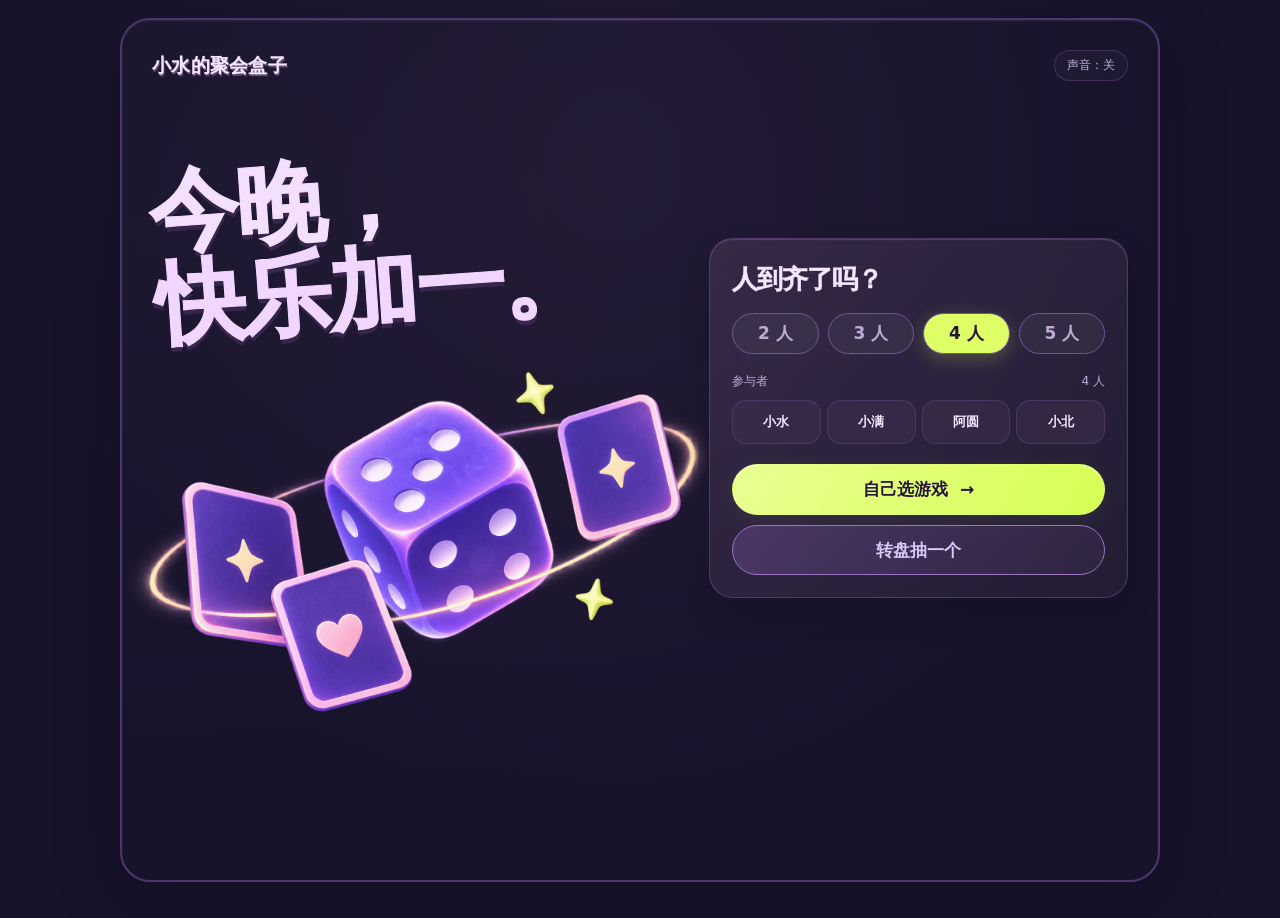
<file: index.html>
<!doctype html>
<html lang="zh-CN">
<head>
  <meta charset="utf-8">
  <meta name="viewport" content="width=device-width, initial-scale=1, viewport-fit=cover">
  <meta name="theme-color" content="#1a1233">
  <title>今晚玩什么｜小水的聚会盒子</title>
  <link rel="stylesheet" href="style.css">
  <script src="music-config.js" defer></script>
  <script src="app.js" defer></script>
</head>
<body data-theme="purple">
  <audio id="backgroundMusic" preload="none"></audio>
  <div class="app-shell">
    <header class="topbar">
      <button class="brand" id="homeButton" type="button">小水的聚会盒子</button>
      <div class="top-actions">
        <button class="small-action" id="soundButton" type="button" aria-pressed="false">声音：关</button>
      </div>
    </header>

    <main>
      <section class="screen screen-home" id="homeScreen" aria-labelledby="homeTitle">
        <div class="hero-copy">
          <h1 id="homeTitle">今晚，<br><span>快乐加一。</span></h1>
          <img class="hero-art" id="heroArt" src="assets/dice-cards-v2.png" alt="骰子和游戏卡牌">
        </div>
        <div class="setup-card">
          <h2>人到齐了吗？</h2>
          <div class="count-row" id="countRow" role="group" aria-label="选择人数"></div>
          <div class="name-heading"><label for="playerName0">参与者</label><span id="nameCount"></span></div>
          <div class="names-grid" id="nameInputs"></div>
          <p class="field-error" id="setupError" role="alert"></p>
          <div class="home-buttons">
            <button class="btn btn-primary" id="chooseButton" type="button">自己选游戏 <span aria-hidden="true">→</span></button>
            <button class="btn btn-secondary" id="randomButton" type="button">转盘抽一个</button>
          </div>
        </div>
      </section>

      <section class="screen" id="chooseScreen" hidden aria-labelledby="chooseTitle">
        <div class="screen-head"><button class="back" data-back="home" type="button" aria-label="返回首页">‹</button><div><h1 id="chooseTitle">选游戏</h1></div></div>
        <p class="screen-context" id="chooseContext"></p>
        <div class="game-grid" id="gameGrid"></div>
        <button class="btn btn-secondary full" id="chooseRandomButton" type="button">交给转盘决定</button>
      </section>

      <section class="screen" id="wheelScreen" hidden aria-labelledby="wheelTitle">
        <div class="screen-head"><button class="back" data-back="home" type="button" aria-label="返回首页">‹</button><div><h1 id="wheelTitle">转盘抽游戏</h1></div></div>
        <div class="wheel-wrap">
          <div class="wheel-pointer" aria-hidden="true"></div>
          <div class="wheel" id="wheel" aria-label="游戏转盘"><div class="wheel-labels" id="wheelLabels"></div><div class="wheel-center" aria-hidden="true"></div></div>
        </div>
        <p class="wheel-result" id="wheelResult" role="status">转一下，看看玩什么</p>
        <button class="btn btn-primary full" id="spinButton" type="button">开始转</button>
        <button class="btn btn-secondary full" id="playSpinButton" type="button" hidden>玩这个游戏</button>
        <button class="text-button" id="chooseInsteadButton" type="button">自己选游戏</button>
      </section>

      <section class="screen" id="gameScreen" hidden aria-labelledby="gameTitle">
        <div class="screen-head"><button class="back" data-back="choose" type="button" aria-label="返回游戏列表">‹</button><div><p class="section-tag" id="gameCounter">GAME</p><h1 id="gameTitle"></h1></div></div>
        <div class="rule-line"><p id="gameRule"></p><button class="text-button" id="restartGameButton" type="button">重开</button></div>
        <div id="gameBody" class="game-body" aria-live="polite"></div>
      </section>
    </main>
    <p class="toast" id="toast" role="status" aria-live="polite"></p>
  </div>
</body>
</html>
</file>
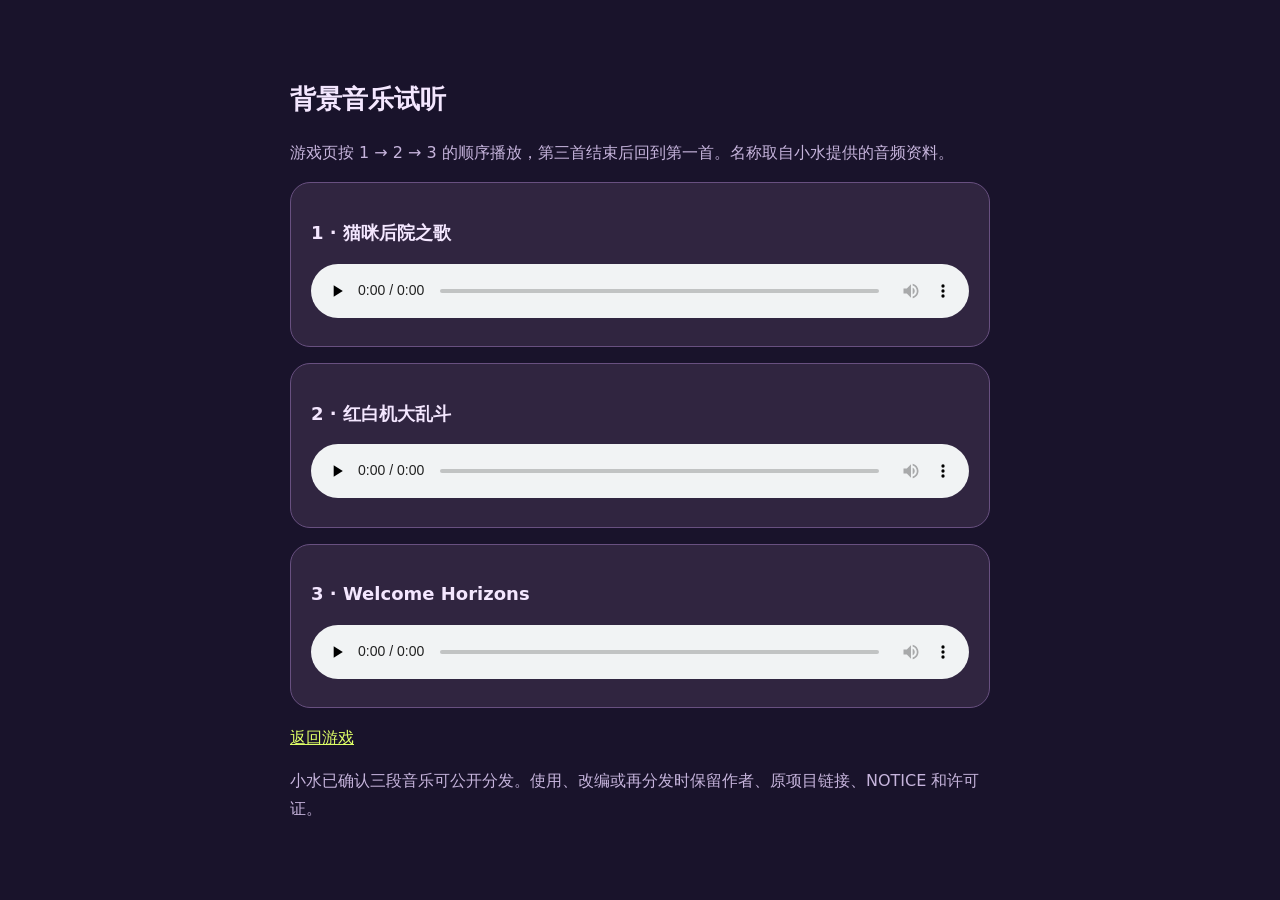
<file: references/audio-review/index.html>
<!doctype html><html lang="zh-CN"><meta charset="utf-8"><meta name="viewport" content="width=device-width,initial-scale=1"><title>背景音乐试听</title><style>body{background:#19132b;color:#f4e7ff;font:16px/1.7 system-ui;max-width:700px;margin:40px auto;padding:20px}section{background:#302540;border:1px solid #685080;border-radius:20px;padding:20px;margin:16px 0}audio{width:100%}h1{font-size:26px}h2{font-size:18px}p{color:#c6b4dc}a{color:#dfff67}</style><h1>背景音乐试听</h1><p>游戏页按 1 → 2 → 3 的顺序播放，第三首结束后回到第一首。名称取自小水提供的音频资料。</p><section><h2>1 · 猫咪后院之歌</h2><audio controls preload="none" src="track-1.mp3"></audio></section><section><h2>2 · 红白机大乱斗</h2><audio controls preload="none" src="track-2.mp3"></audio></section><section><h2>3 · Welcome Horizons</h2><audio controls preload="none" src="track-3.mp3"></audio></section><p><a href="../../index.html">返回游戏</a></p><p>小水已确认三段音乐可公开分发。使用、改编或再分发时保留作者、原项目链接、NOTICE 和许可证。</p><script>document.querySelectorAll('audio').forEach(a=>a.addEventListener('play',()=>document.querySelectorAll('audio').forEach(b=>{if(a!==b)b.pause()})))</script></html>
</file>
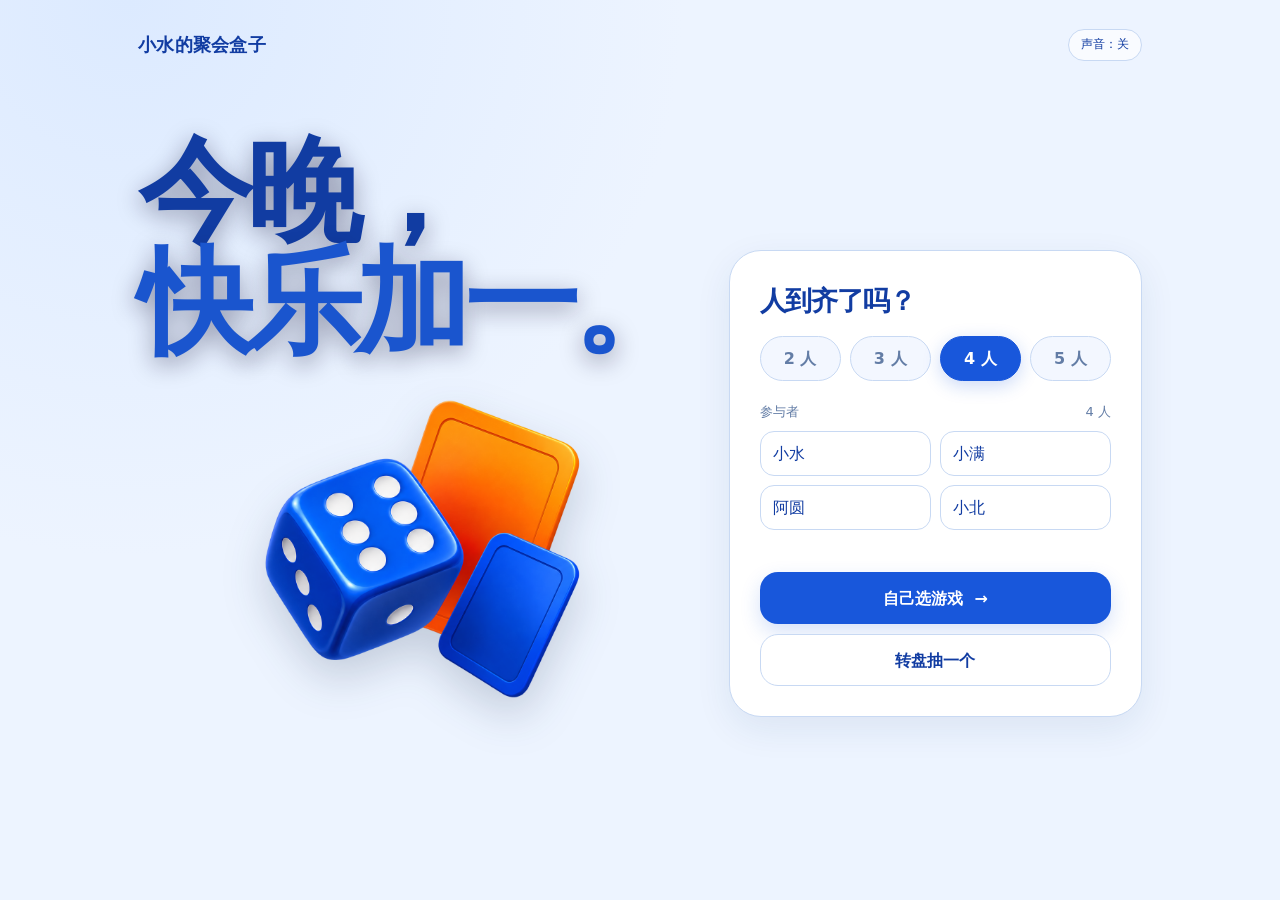
<file: templates/blue/index.html>
<!doctype html>
<html lang="zh-CN">
<head>
  <base href="../../">
  <script>window.PARTY_THEME="blue";window.PARTY_LAYOUT="illustrated";</script>
  <meta charset="utf-8">
  <meta name="viewport" content="width=device-width, initial-scale=1, viewport-fit=cover">
  <meta name="theme-color" content="#1a1233">
  <title>今晚玩什么｜小水的聚会盒子</title>
  <link rel="stylesheet" href="style.css">
  <script src="music-config.js" defer></script>
  <script src="app.js" defer></script>
</head>
<body data-theme="purple">
  <audio id="backgroundMusic" preload="none"></audio>
  <div class="app-shell">
    <header class="topbar">
      <button class="brand" id="homeButton" type="button">小水的聚会盒子</button>
      <div class="top-actions">
        <button class="small-action" id="soundButton" type="button" aria-pressed="false">声音：关</button>
      </div>
    </header>

    <main>
      <section class="screen screen-home" id="homeScreen" aria-labelledby="homeTitle">
        <div class="hero-copy">
          <h1 id="homeTitle">今晚，<br><span>快乐加一。</span></h1>
          <img class="hero-art" id="heroArt" src="assets/dice-cards-v2.png" alt="骰子和游戏卡牌">
        </div>
        <div class="setup-card">
          <h2>人到齐了吗？</h2>
          <div class="count-row" id="countRow" role="group" aria-label="选择人数"></div>
          <div class="name-heading"><label for="playerName0">参与者</label><span id="nameCount"></span></div>
          <div class="names-grid" id="nameInputs"></div>
          <p class="field-error" id="setupError" role="alert"></p>
          <div class="home-buttons">
            <button class="btn btn-primary" id="chooseButton" type="button">自己选游戏 <span aria-hidden="true">→</span></button>
            <button class="btn btn-secondary" id="randomButton" type="button">转盘抽一个</button>
          </div>
        </div>
      </section>

      <section class="screen" id="chooseScreen" hidden aria-labelledby="chooseTitle">
        <div class="screen-head"><button class="back" data-back="home" type="button" aria-label="返回首页">‹</button><div><h1 id="chooseTitle">选游戏</h1></div></div>
        <p class="screen-context" id="chooseContext"></p>
        <div class="game-grid" id="gameGrid"></div>
        <button class="btn btn-secondary full" id="chooseRandomButton" type="button">交给转盘决定</button>
      </section>

      <section class="screen" id="wheelScreen" hidden aria-labelledby="wheelTitle">
        <div class="screen-head"><button class="back" data-back="home" type="button" aria-label="返回首页">‹</button><div><h1 id="wheelTitle">转盘抽游戏</h1></div></div>
        <div class="wheel-wrap">
          <div class="wheel-pointer" aria-hidden="true"></div>
          <div class="wheel" id="wheel" aria-label="游戏转盘"><div class="wheel-labels" id="wheelLabels"></div><div class="wheel-center" aria-hidden="true"></div></div>
        </div>
        <p class="wheel-result" id="wheelResult" role="status">转一下，看看玩什么</p>
        <button class="btn btn-primary full" id="spinButton" type="button">开始转</button>
        <button class="btn btn-secondary full" id="playSpinButton" type="button" hidden>玩这个游戏</button>
        <button class="text-button" id="chooseInsteadButton" type="button">自己选游戏</button>
      </section>

      <section class="screen" id="gameScreen" hidden aria-labelledby="gameTitle">
        <div class="screen-head"><button class="back" data-back="choose" type="button" aria-label="返回游戏列表">‹</button><div><p class="section-tag" id="gameCounter">GAME</p><h1 id="gameTitle"></h1></div></div>
        <div class="rule-line"><p id="gameRule"></p><button class="text-button" id="restartGameButton" type="button">重开</button></div>
        <div id="gameBody" class="game-body" aria-live="polite"></div>
      </section>
    </main>
    <p class="toast" id="toast" role="status" aria-live="polite"></p>
  </div>
</body>
</html>
</file>
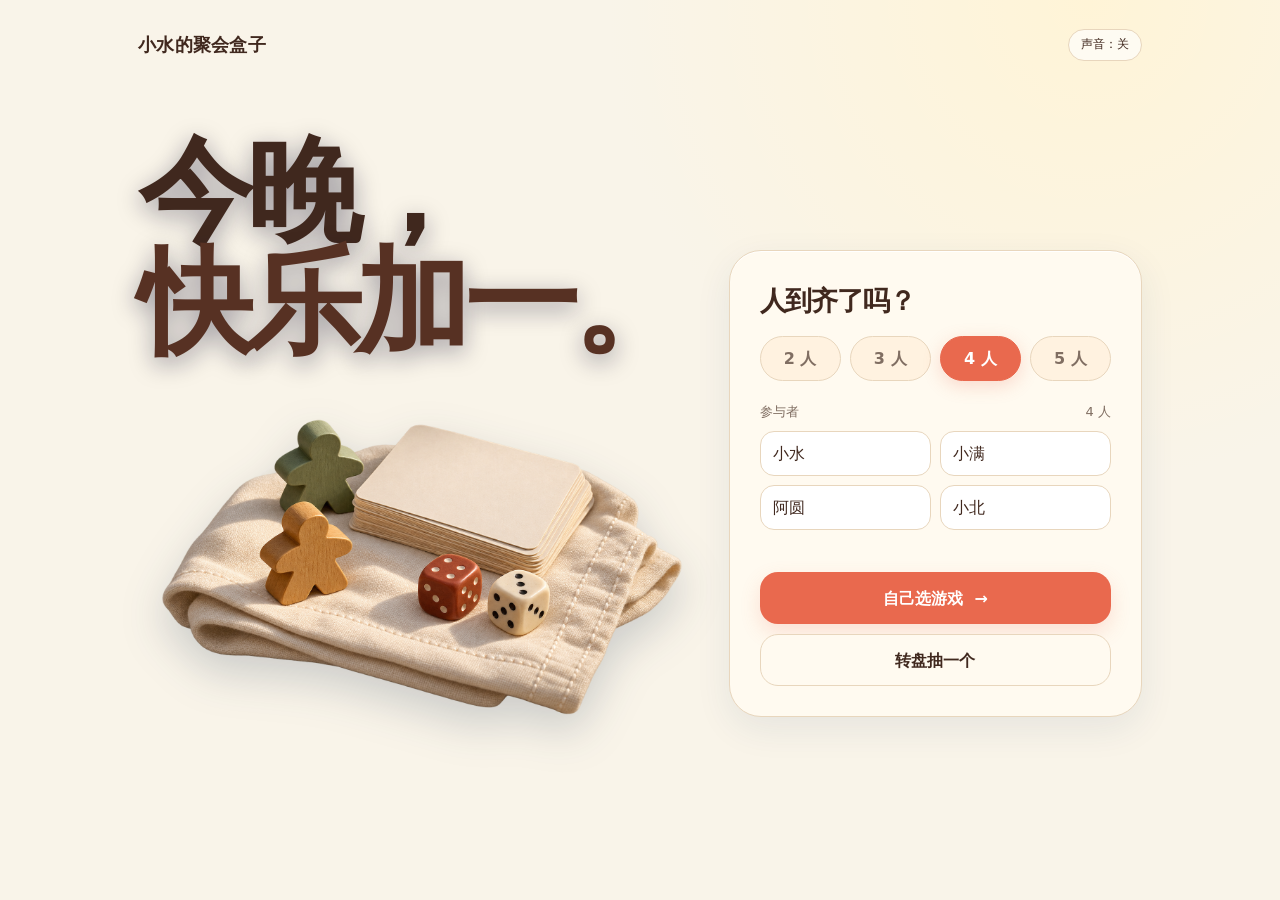
<file: templates/orange/index.html>
<!doctype html>
<html lang="zh-CN">
<head>
  <base href="../../">
  <script>window.PARTY_THEME="orange";window.PARTY_LAYOUT="illustrated";</script>
  <meta charset="utf-8">
  <meta name="viewport" content="width=device-width, initial-scale=1, viewport-fit=cover">
  <meta name="theme-color" content="#1a1233">
  <title>今晚玩什么｜小水的聚会盒子</title>
  <link rel="stylesheet" href="style.css">
  <script src="music-config.js" defer></script>
  <script src="app.js" defer></script>
</head>
<body data-theme="purple">
  <audio id="backgroundMusic" preload="none"></audio>
  <div class="app-shell">
    <header class="topbar">
      <button class="brand" id="homeButton" type="button">小水的聚会盒子</button>
      <div class="top-actions">
        <button class="small-action" id="soundButton" type="button" aria-pressed="false">声音：关</button>
      </div>
    </header>

    <main>
      <section class="screen screen-home" id="homeScreen" aria-labelledby="homeTitle">
        <div class="hero-copy">
          <h1 id="homeTitle">今晚，<br><span>快乐加一。</span></h1>
          <img class="hero-art" id="heroArt" src="assets/dice-cards-v2.png" alt="骰子和游戏卡牌">
        </div>
        <div class="setup-card">
          <h2>人到齐了吗？</h2>
          <div class="count-row" id="countRow" role="group" aria-label="选择人数"></div>
          <div class="name-heading"><label for="playerName0">参与者</label><span id="nameCount"></span></div>
          <div class="names-grid" id="nameInputs"></div>
          <p class="field-error" id="setupError" role="alert"></p>
          <div class="home-buttons">
            <button class="btn btn-primary" id="chooseButton" type="button">自己选游戏 <span aria-hidden="true">→</span></button>
            <button class="btn btn-secondary" id="randomButton" type="button">转盘抽一个</button>
          </div>
        </div>
      </section>

      <section class="screen" id="chooseScreen" hidden aria-labelledby="chooseTitle">
        <div class="screen-head"><button class="back" data-back="home" type="button" aria-label="返回首页">‹</button><div><h1 id="chooseTitle">选游戏</h1></div></div>
        <p class="screen-context" id="chooseContext"></p>
        <div class="game-grid" id="gameGrid"></div>
        <button class="btn btn-secondary full" id="chooseRandomButton" type="button">交给转盘决定</button>
      </section>

      <section class="screen" id="wheelScreen" hidden aria-labelledby="wheelTitle">
        <div class="screen-head"><button class="back" data-back="home" type="button" aria-label="返回首页">‹</button><div><h1 id="wheelTitle">转盘抽游戏</h1></div></div>
        <div class="wheel-wrap">
          <div class="wheel-pointer" aria-hidden="true"></div>
          <div class="wheel" id="wheel" aria-label="游戏转盘"><div class="wheel-labels" id="wheelLabels"></div><div class="wheel-center" aria-hidden="true"></div></div>
        </div>
        <p class="wheel-result" id="wheelResult" role="status">转一下，看看玩什么</p>
        <button class="btn btn-primary full" id="spinButton" type="button">开始转</button>
        <button class="btn btn-secondary full" id="playSpinButton" type="button" hidden>玩这个游戏</button>
        <button class="text-button" id="chooseInsteadButton" type="button">自己选游戏</button>
      </section>

      <section class="screen" id="gameScreen" hidden aria-labelledby="gameTitle">
        <div class="screen-head"><button class="back" data-back="choose" type="button" aria-label="返回游戏列表">‹</button><div><p class="section-tag" id="gameCounter">GAME</p><h1 id="gameTitle"></h1></div></div>
        <div class="rule-line"><p id="gameRule"></p><button class="text-button" id="restartGameButton" type="button">重开</button></div>
        <div id="gameBody" class="game-body" aria-live="polite"></div>
      </section>
    </main>
    <p class="toast" id="toast" role="status" aria-live="polite"></p>
  </div>
</body>
</html>
</file>
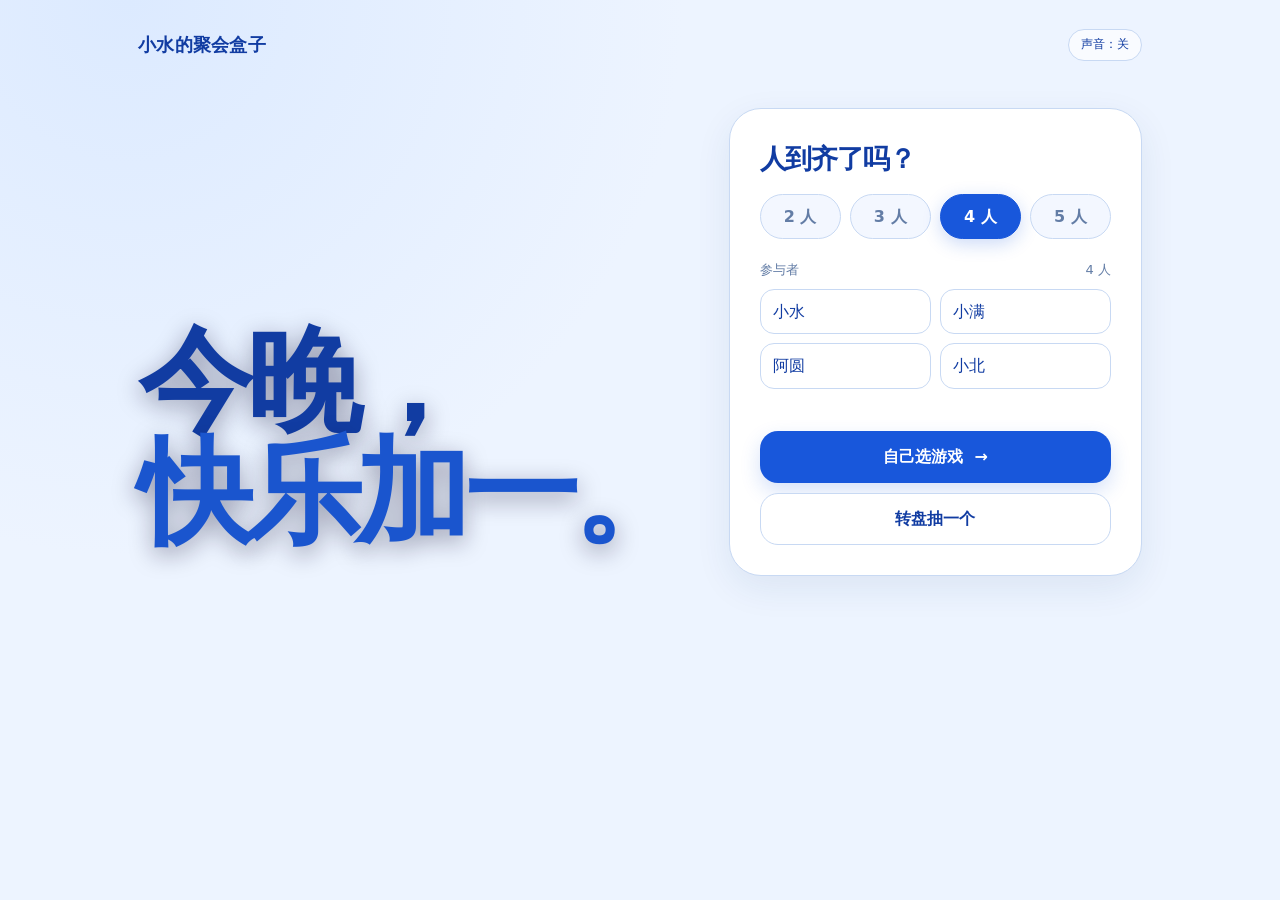
<file: templates/blue/compact.html>
<!doctype html>
<html lang="zh-CN">
<head>
  <base href="../../">
  <script>window.PARTY_THEME="blue";window.PARTY_LAYOUT="compact";</script>
  <meta charset="utf-8">
  <meta name="viewport" content="width=device-width, initial-scale=1, viewport-fit=cover">
  <meta name="theme-color" content="#1a1233">
  <title>今晚玩什么｜小水的聚会盒子</title>
  <link rel="stylesheet" href="style.css">
  <script src="music-config.js" defer></script>
  <script src="app.js" defer></script>
</head>
<body data-theme="purple">
  <audio id="backgroundMusic" preload="none"></audio>
  <div class="app-shell">
    <header class="topbar">
      <button class="brand" id="homeButton" type="button">小水的聚会盒子</button>
      <div class="top-actions">
        <button class="small-action" id="soundButton" type="button" aria-pressed="false">声音：关</button>
      </div>
    </header>

    <main>
      <section class="screen screen-home" id="homeScreen" aria-labelledby="homeTitle">
        <div class="hero-copy">
          <h1 id="homeTitle">今晚，<br><span>快乐加一。</span></h1>
          <img class="hero-art" id="heroArt" src="assets/dice-cards-v2.png" alt="骰子和游戏卡牌">
        </div>
        <div class="setup-card">
          <h2>人到齐了吗？</h2>
          <div class="count-row" id="countRow" role="group" aria-label="选择人数"></div>
          <div class="name-heading"><label for="playerName0">参与者</label><span id="nameCount"></span></div>
          <div class="names-grid" id="nameInputs"></div>
          <p class="field-error" id="setupError" role="alert"></p>
          <div class="home-buttons">
            <button class="btn btn-primary" id="chooseButton" type="button">自己选游戏 <span aria-hidden="true">→</span></button>
            <button class="btn btn-secondary" id="randomButton" type="button">转盘抽一个</button>
          </div>
        </div>
      </section>

      <section class="screen" id="chooseScreen" hidden aria-labelledby="chooseTitle">
        <div class="screen-head"><button class="back" data-back="home" type="button" aria-label="返回首页">‹</button><div><h1 id="chooseTitle">选游戏</h1></div></div>
        <p class="screen-context" id="chooseContext"></p>
        <div class="game-grid" id="gameGrid"></div>
        <button class="btn btn-secondary full" id="chooseRandomButton" type="button">交给转盘决定</button>
      </section>

      <section class="screen" id="wheelScreen" hidden aria-labelledby="wheelTitle">
        <div class="screen-head"><button class="back" data-back="home" type="button" aria-label="返回首页">‹</button><div><h1 id="wheelTitle">转盘抽游戏</h1></div></div>
        <div class="wheel-wrap">
          <div class="wheel-pointer" aria-hidden="true"></div>
          <div class="wheel" id="wheel" aria-label="游戏转盘"><div class="wheel-labels" id="wheelLabels"></div><div class="wheel-center" aria-hidden="true"></div></div>
        </div>
        <p class="wheel-result" id="wheelResult" role="status">转一下，看看玩什么</p>
        <button class="btn btn-primary full" id="spinButton" type="button">开始转</button>
        <button class="btn btn-secondary full" id="playSpinButton" type="button" hidden>玩这个游戏</button>
        <button class="text-button" id="chooseInsteadButton" type="button">自己选游戏</button>
      </section>

      <section class="screen" id="gameScreen" hidden aria-labelledby="gameTitle">
        <div class="screen-head"><button class="back" data-back="choose" type="button" aria-label="返回游戏列表">‹</button><div><p class="section-tag" id="gameCounter">GAME</p><h1 id="gameTitle"></h1></div></div>
        <div class="rule-line"><p id="gameRule"></p><button class="text-button" id="restartGameButton" type="button">重开</button></div>
        <div id="gameBody" class="game-body" aria-live="polite"></div>
      </section>
    </main>
    <p class="toast" id="toast" role="status" aria-live="polite"></p>
  </div>
</body>
</html>
</file>
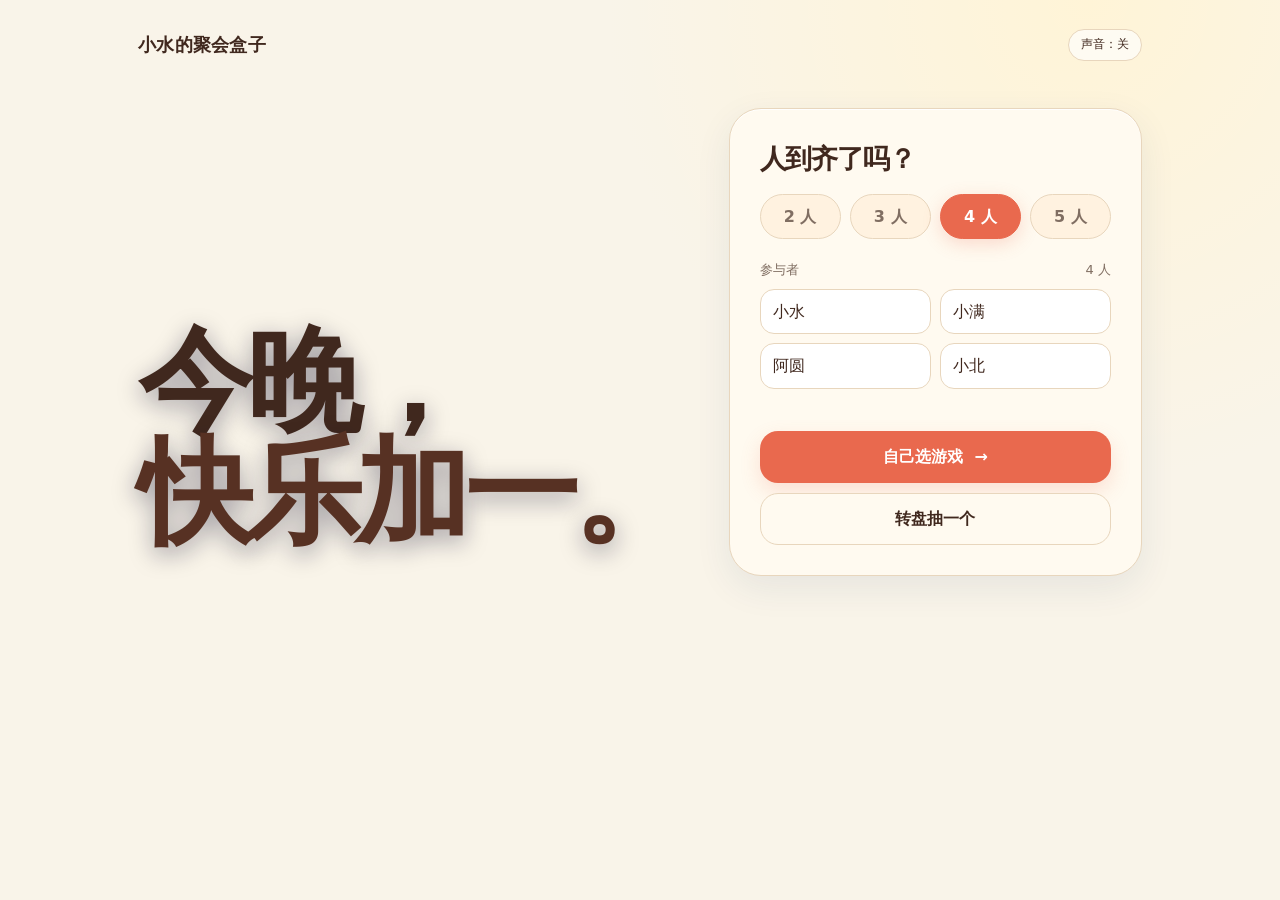
<file: templates/orange/compact.html>
<!doctype html>
<html lang="zh-CN">
<head>
  <base href="../../">
  <script>window.PARTY_THEME="orange";window.PARTY_LAYOUT="compact";</script>
  <meta charset="utf-8">
  <meta name="viewport" content="width=device-width, initial-scale=1, viewport-fit=cover">
  <meta name="theme-color" content="#1a1233">
  <title>今晚玩什么｜小水的聚会盒子</title>
  <link rel="stylesheet" href="style.css">
  <script src="music-config.js" defer></script>
  <script src="app.js" defer></script>
</head>
<body data-theme="purple">
  <audio id="backgroundMusic" preload="none"></audio>
  <div class="app-shell">
    <header class="topbar">
      <button class="brand" id="homeButton" type="button">小水的聚会盒子</button>
      <div class="top-actions">
        <button class="small-action" id="soundButton" type="button" aria-pressed="false">声音：关</button>
      </div>
    </header>

    <main>
      <section class="screen screen-home" id="homeScreen" aria-labelledby="homeTitle">
        <div class="hero-copy">
          <h1 id="homeTitle">今晚，<br><span>快乐加一。</span></h1>
          <img class="hero-art" id="heroArt" src="assets/dice-cards-v2.png" alt="骰子和游戏卡牌">
        </div>
        <div class="setup-card">
          <h2>人到齐了吗？</h2>
          <div class="count-row" id="countRow" role="group" aria-label="选择人数"></div>
          <div class="name-heading"><label for="playerName0">参与者</label><span id="nameCount"></span></div>
          <div class="names-grid" id="nameInputs"></div>
          <p class="field-error" id="setupError" role="alert"></p>
          <div class="home-buttons">
            <button class="btn btn-primary" id="chooseButton" type="button">自己选游戏 <span aria-hidden="true">→</span></button>
            <button class="btn btn-secondary" id="randomButton" type="button">转盘抽一个</button>
          </div>
        </div>
      </section>

      <section class="screen" id="chooseScreen" hidden aria-labelledby="chooseTitle">
        <div class="screen-head"><button class="back" data-back="home" type="button" aria-label="返回首页">‹</button><div><h1 id="chooseTitle">选游戏</h1></div></div>
        <p class="screen-context" id="chooseContext"></p>
        <div class="game-grid" id="gameGrid"></div>
        <button class="btn btn-secondary full" id="chooseRandomButton" type="button">交给转盘决定</button>
      </section>

      <section class="screen" id="wheelScreen" hidden aria-labelledby="wheelTitle">
        <div class="screen-head"><button class="back" data-back="home" type="button" aria-label="返回首页">‹</button><div><h1 id="wheelTitle">转盘抽游戏</h1></div></div>
        <div class="wheel-wrap">
          <div class="wheel-pointer" aria-hidden="true"></div>
          <div class="wheel" id="wheel" aria-label="游戏转盘"><div class="wheel-labels" id="wheelLabels"></div><div class="wheel-center" aria-hidden="true"></div></div>
        </div>
        <p class="wheel-result" id="wheelResult" role="status">转一下，看看玩什么</p>
        <button class="btn btn-primary full" id="spinButton" type="button">开始转</button>
        <button class="btn btn-secondary full" id="playSpinButton" type="button" hidden>玩这个游戏</button>
        <button class="text-button" id="chooseInsteadButton" type="button">自己选游戏</button>
      </section>

      <section class="screen" id="gameScreen" hidden aria-labelledby="gameTitle">
        <div class="screen-head"><button class="back" data-back="choose" type="button" aria-label="返回游戏列表">‹</button><div><p class="section-tag" id="gameCounter">GAME</p><h1 id="gameTitle"></h1></div></div>
        <div class="rule-line"><p id="gameRule"></p><button class="text-button" id="restartGameButton" type="button">重开</button></div>
        <div id="gameBody" class="game-body" aria-live="polite"></div>
      </section>
    </main>
    <p class="toast" id="toast" role="status" aria-live="polite"></p>
  </div>
</body>
</html>
</file>
<file: style.css>
@font-face{font-family:PartyDisplay;src:local("ZCOOL KuaiLe"),local("YouSheBiaoTiHei"),local("DingTalk JinBuTi");font-display:swap}
:root{color-scheme:dark;font-family:"PingFang SC","Microsoft YaHei",system-ui,sans-serif}
*{box-sizing:border-box}
body{--bg:#1a1233;--bg-2:#271944;--panel:#2d2050;--panel-2:#38265c;--line:#765aa4;--ink:#fff7ff;--muted:#cbbbe2;--accent:#dcff58;--accent-ink:#24173d;--pink:#fa9cc8;--violet:#b58aff;margin:0;min-height:100vh;color:var(--ink);background:radial-gradient(circle at 12% -10%,#4d3277 0,transparent 34%),radial-gradient(circle at 95% 92%,#342057 0,transparent 38%),var(--bg);font-size:16px;line-height:1.45}
body[data-theme=blue]{--bg:#091d37;--bg-2:#0f3056;--panel:#163b62;--panel-2:#1f4a76;--line:#5b91ba;--ink:#f1fbff;--muted:#b6d5e9;--accent:#ffb26f;--accent-ink:#152a44;--pink:#ffc098;--violet:#77d8ff;background:radial-gradient(circle at 15% -5%,#245780 0,transparent 35%),radial-gradient(circle at 90% 95%,#123e68 0,transparent 38%),var(--bg)}
body[data-theme=orange]{--bg:#34152d;--bg-2:#542139;--panel:#572a42;--panel-2:#713650;--line:#bb7996;--ink:#fffaf3;--muted:#f4cfda;--accent:#ffdc75;--accent-ink:#3e2130;--pink:#ffa2a6;--violet:#ffbf8b;background:radial-gradient(circle at 12% -10%,#8b4162 0,transparent 35%),radial-gradient(circle at 95% 95%,#61304d 0,transparent 40%),var(--bg)}
button,input{font:inherit}button{cursor:pointer}button:disabled{cursor:not-allowed;opacity:.45}button:focus-visible,input:focus-visible{outline:3px solid var(--accent);outline-offset:3px}button:active:not(:disabled){transform:translateY(2px)}.app-shell{max-width:1100px;min-height:100dvh;margin:auto;padding:24px clamp(18px,4vw,48px) 48px}.topbar{display:flex;align-items:center;justify-content:space-between;gap:14px}.brand{border:0;background:none;color:var(--ink);padding:8px 0;font-weight:900;font-size:18px;letter-spacing:.015em;text-align:left}.top-actions{display:flex;gap:7px}.small-action{background:#ffffff0d;color:var(--muted);border:1px solid var(--line);border-radius:999px;padding:6px 12px;font-size:12px;white-space:nowrap}.screen{padding-top:42px}.screen[hidden]{display:none!important}.screen-home{display:grid;grid-template-columns:minmax(0,1.1fr) minmax(330px,.8fr);gap:22px;align-items:end}.hero-copy{position:relative;min-height:550px;padding:28px 0 0}.section-tag{color:var(--muted);font-size:11px;font-weight:800;letter-spacing:.22em;margin:0 0 10px}.hero-copy h1,.screen-head h1{font-family:PartyDisplay,"PingFang SC",system-ui,sans-serif;font-weight:1000;letter-spacing:-.055em;text-wrap:balance}.hero-copy h1{font-size:clamp(76px,9vw,132px);line-height:.96;margin:0;position:relative;z-index:2;text-shadow:0 7px 24px #100c2d66}.hero-copy h1 span{color:#eac7ff}.hero-art{position:absolute;width:min(100%,660px);max-height:480px;object-fit:contain;left:2%;bottom:-25px;filter:drop-shadow(0 16px 24px #08051788);user-select:none;pointer-events:none}.setup-card{position:relative;z-index:3;border:1px solid var(--line);border-radius:32px;padding:clamp(20px,3vw,30px);background:linear-gradient(145deg,#ffffff14,transparent 35%),var(--panel);box-shadow:0 18px 48px #0a071d55,inset 0 1px #ffffff24}.setup-card h2{font-size:27px;letter-spacing:-.04em;margin:0 0 16px}.count-row{display:flex;gap:9px}.count-row button{flex:1;min-width:0;padding:10px 4px;border:1px solid var(--line);border-radius:999px;background:#ffffff0b;color:var(--muted);font-weight:800}.count-row button[aria-pressed=true]{background:var(--accent);border-color:var(--accent);color:var(--accent-ink);box-shadow:0 5px 18px color-mix(in srgb,var(--accent) 22%,transparent)}.name-heading{display:flex;justify-content:space-between;align-items:center;color:var(--muted);font-size:13px;margin:22px 0 9px}.names-grid{display:grid;grid-template-columns:1fr 1fr;gap:9px}.names-grid input{width:100%;min-width:0;border:1px solid var(--line);background:#150d2a5b;color:var(--ink);border-radius:14px;padding:10px 12px;min-height:44px}.names-grid input::placeholder{color:var(--muted);opacity:.75}.field-error{color:#ffd38d;font-size:13px;min-height:20px;margin:8px 0 0}.home-buttons{display:grid;gap:10px;margin-top:14px}.btn{display:flex;align-items:center;justify-content:center;gap:12px;width:100%;min-height:52px;border-radius:18px;padding:12px 20px;font-weight:900;border:1px solid transparent;transition:transform .15s,box-shadow .15s,background .15s}.btn-primary{background:var(--accent);color:var(--accent-ink);box-shadow:0 8px 20px color-mix(in srgb,var(--accent) 18%,transparent)}.btn-primary:hover{box-shadow:0 8px 28px color-mix(in srgb,var(--accent) 32%,transparent)}.btn-secondary{background:linear-gradient(120deg,#ffffff19,#ffffff09);color:var(--ink);border-color:var(--line)}.full{margin-top:14px}.screen-head{display:flex;align-items:center;gap:18px}.screen-head h1{font-size:clamp(38px,5vw,60px);line-height:1.04;margin:0}.back{border:1px solid var(--line);background:var(--panel);color:var(--ink);width:50px;height:50px;border-radius:16px;font-size:40px;line-height:1}.screen-context{color:var(--muted);margin:20px 0 16px}.game-grid{display:grid;grid-template-columns:repeat(2,minmax(0,1fr));gap:14px}.game-tile{position:relative;display:flex;align-items:flex-end;min-height:220px;border:1px solid var(--line);border-radius:24px;background:radial-gradient(circle at 83% 20%,#b78af166,transparent 32%),linear-gradient(150deg,var(--panel-2),var(--bg-2));color:var(--ink);padding:22px;text-align:left;overflow:hidden;box-shadow:inset 0 1px #ffffff23,0 14px 25px #100d2a38}.game-tile.featured{grid-column:span 2;min-height:280px;background:radial-gradient(circle at 75% 20%,#f3a7a866,transparent 32%),linear-gradient(135deg,#4f3374,var(--panel),var(--bg-2))}.game-tile:hover:not(:disabled){border-color:var(--accent);transform:translateY(-3px)}.game-tile .tile-copy{position:relative;z-index:2}.tile-copy strong{display:block;font-size:clamp(25px,3vw,34px);font-weight:1000;letter-spacing:-.04em;line-height:1.05}.tile-copy small{display:block;margin-top:8px;color:var(--muted);font-size:13px}.tile-arrow{position:absolute;right:20px;bottom:20px;z-index:2;border-radius:50%;background:var(--accent);color:var(--accent-ink);width:36px;height:36px;display:grid;place-items:center;font-size:25px;font-weight:900}.tile-art{position:absolute;width:150px;height:150px;right:22px;top:3px;filter:drop-shadow(0 12px 16px #130c3877)}.featured .tile-art{width:215px;height:215px;right:40px;top:3px}.tile-art .shape{position:absolute;display:block}.art-spy .shape:first-child{width:92px;height:112px;left:25px;top:20px;border-radius:45% 45% 48% 48%;background:linear-gradient(125deg,#f7d8ff,#b48be3 48%,#65438f);transform:rotate(-16deg);box-shadow:inset -8px -9px 0 #49316d99;border:3px solid #fbe2ff}.art-spy .shape:first-child:after{content:"";position:absolute;left:18px;top:43px;width:48px;height:17px;background:#23153d;border-radius:50% 50% 45% 45%;clip-path:polygon(0 0,100% 0,84% 100%,53% 70%,14% 100%)}.art-spy .shape:last-child{right:1px;top:37px;width:84px;height:112px;border:3px solid #b17ac6;border-radius:18px;background:linear-gradient(135deg,#453062,#24163f);transform:rotate(17deg);box-shadow:inset 0 0 15px #b66ac955}.art-spy .shape:last-child:after{content:"?";position:absolute;inset:13px;text-align:center;font:900 58px/75px system-ui;color:#bb86de}.art-bomb .shape:first-child{left:29px;top:28px;width:100px;height:100px;border-radius:50%;background:radial-gradient(circle at 29% 22%,#e4c0ff,#8052bd 30%,#35235a 75%);box-shadow:inset -10px -12px 8px #1a153f,0 0 15px #c782fa66}.art-bomb .shape:last-child{width:52px;height:16px;left:77px;top:14px;border-radius:15px 18px 2px 2px;background:#c69ceb;transform:rotate(23deg)}.art-five .shape:first-child{left:40px;top:10px;width:88px;height:110px;border-radius:50%;border:12px solid #dbc0ff;background:linear-gradient(145deg,#9570c5,#33205b);box-shadow:0 8px 17px #12091f88}.art-five .shape:first-child:after{content:"5";position:absolute;inset:8px;text-align:center;font:1000 65px/72px system-ui;color:#ffe1aa}.art-guess .shape:first-child,.art-guess .shape:last-child{width:82px;height:65px;border-radius:50%;background:linear-gradient(140deg,#cd9cff,#6a4aa5);left:14px;top:30px;box-shadow:0 8px 16px #110a2e77}.art-guess .shape:last-child{background:linear-gradient(140deg,#ffd4aa,#bd7293);left:65px;top:53px}.art-truth .shape:first-child,.art-truth .shape:last-child{width:76px;height:92px;border-radius:18px;background:linear-gradient(145deg,#faacd5,#bd599c);left:12px;top:32px;transform:rotate(-14deg)}.art-truth .shape:last-child{left:72px;top:20px;transform:rotate(14deg);background:linear-gradient(145deg,#fff0a9,#d59d59)}.art-match .shape:first-child,.art-match .shape:last-child{width:88px;height:95px;border-radius:18px;background:linear-gradient(145deg,#9c72d4,#523181);left:9px;top:27px;transform:rotate(-12deg);border:3px solid #e5c7ff}.art-match .shape:last-child{left:69px;transform:rotate(10deg)}.game-tile:disabled{opacity:.62}.game-tile:disabled .tile-arrow{background:var(--muted)}.wheel-wrap{width:min(80vw,420px);height:min(80vw,420px);position:relative;margin:40px auto 22px}.wheel{width:100%;height:100%;border-radius:50%;border:10px solid #d0aeec;box-shadow:0 14px 32px #0c081e99,inset 0 0 0 4px #ffffff8c;position:relative;transition:transform 4s cubic-bezier(.1,.78,.09,1)}.wheel-labels{position:absolute;inset:0;pointer-events:none}.wheel-label{position:absolute;left:50%;top:50%;width:30%;text-align:center;color:#281939;font-weight:900;font-size:clamp(12px,3vw,16px);white-space:nowrap;transform-origin:center center}.wheel-center{position:absolute;left:50%;top:50%;width:50px;height:50px;background:var(--accent);border:5px solid #fff5;box-shadow:0 2px 10px #21113588;border-radius:50%;transform:translate(-50%,-50%)}.wheel-pointer{position:absolute;z-index:5;top:-9px;left:50%;transform:translateX(-50%);width:0;height:0;border-left:19px solid transparent;border-right:19px solid transparent;border-top:35px solid var(--accent);filter:drop-shadow(0 4px 4px #12091e)}.wheel-result{text-align:center;font-size:21px;font-weight:900;min-height:32px}.text-button{border:0;background:none;color:var(--muted);padding:10px;text-decoration:underline;text-underline-offset:3px}.screen>.text-button{display:block;margin:14px auto}.rule-line{display:flex;justify-content:space-between;gap:12px;align-items:center;color:var(--muted);font-size:14px;margin:18px 0 18px}.rule-line p{margin:0}.game-body{max-width:700px;margin:0 auto}.play-card{border:1px solid var(--line);border-radius:26px;background:linear-gradient(150deg,#ffffff14,#ffffff03 55%),var(--panel);padding:clamp(20px,4vw,34px);box-shadow:0 18px 45px #0b071d5c,inset 0 1px #ffffff24}.play-card+.play-card{margin-top:14px}.play-card h2{font-size:clamp(25px,4vw,38px);line-height:1.18;margin:7px 0 15px;letter-spacing:-.04em}.play-card p{margin:9px 0;color:var(--muted)}.label{font-size:12px;letter-spacing:.1em;font-weight:800;color:var(--muted)}.big-value{font-size:clamp(52px,12vw,98px);font-weight:1000;line-height:1.1;letter-spacing:-.06em;color:var(--accent);font-variant-numeric:tabular-nums}.play-actions{display:flex;gap:9px;flex-wrap:wrap;margin-top:20px}.play-actions>.btn{width:auto;flex:1;min-width:140px}.play-input{width:100%;min-height:52px;padding:10px 16px;border:1px solid var(--line);border-radius:15px;background:#100a2777;color:var(--ink);font-size:20px}.option-list{display:grid;grid-template-columns:repeat(2,1fr);gap:10px;margin:18px 0}.option-list button,.player-list button{border:1px solid var(--line);border-radius:15px;background:var(--panel-2);color:var(--ink);padding:13px 9px;min-height:52px;font-weight:700}.option-list button[aria-pressed=true],.player-list button[aria-pressed=true]{border-color:var(--accent);background:var(--accent);color:var(--accent-ink)}.player-list{display:grid;grid-template-columns:repeat(2,1fr);gap:9px;margin:18px 0}.pill{display:inline-block;background:#ffffff16;border:1px solid var(--line);border-radius:99px;padding:6px 12px;color:var(--muted);font-size:13px}.private-card{text-align:center;min-height:340px;display:flex;flex-direction:column;justify-content:center;align-items:center}.private-card .secret{font-size:clamp(34px,7vw,58px);font-weight:1000;color:var(--accent);min-height:78px}.private-card .btn{max-width:320px}.score-list{display:grid;gap:8px;margin:14px 0}.score-row{display:flex;justify-content:space-between;border-bottom:1px solid var(--line);padding:8px 0}.toast{position:fixed;left:50%;bottom:16px;transform:translateX(-50%);max-width:calc(100vw - 32px);border-radius:12px;background:#fff;color:#25163e;font-size:13px;padding:10px 16px;box-shadow:0 8px 20px #0006;z-index:10}.toast:empty{display:none}
body[data-theme=blue] .hero-art{filter:hue-rotate(48deg) saturate(1.3) drop-shadow(0 16px 24px #06162688)}body[data-theme=orange] .hero-art{filter:hue-rotate(115deg) saturate(1.35) drop-shadow(0 16px 24px #2c0b1688)}
@media(max-width:720px){.app-shell{padding:15px 17px 32px}.screen{padding-top:24px}.screen-home{grid-template-columns:1fr;gap:2px}.hero-copy{min-height:345px;padding-top:14px}.hero-copy h1{font-size:clamp(68px,17vw,96px)}.hero-art{width:min(95%,430px);max-height:320px;left:5%;bottom:-10px}.setup-card{border-radius:25px}.game-grid{gap:10px}.game-tile{min-height:190px;padding:14px}.game-tile.featured{min-height:220px}.tile-art{right:-5px;top:4px;transform:scale(.75);transform-origin:top right}.featured .tile-art{right:5px;top:0;transform:scale(.8)}.tile-copy strong{font-size:24px}.tile-copy small{font-size:11px}.tile-arrow{right:12px;bottom:12px;width:29px;height:29px;font-size:20px}.wheel-wrap{margin-top:36px}.screen-head h1{font-size:44px}.back{width:43px;height:43px;font-size:35px}}
@media(max-width:360px){.game-grid{grid-template-columns:1fr}.game-tile.featured{grid-column:span 1}.hero-copy{min-height:310px}.hero-copy h1{font-size:64px}.tile-copy strong{font-size:26px}}
@media(prefers-reduced-motion:reduce){*,*:before,*:after{animation-duration:.01ms!important;transition-duration:.01ms!important;scroll-behavior:auto!important}}
[hidden]{display:none!important}
.hero-copy{min-height:0}
.hero-art{position:relative;left:auto;bottom:auto;display:block;width:min(100%,550px);height:360px;margin:12px auto -12px;object-fit:contain}
@media(max-width:720px){.hero-copy{min-height:0}.hero-art{left:auto;bottom:auto;width:min(95%,430px);height:235px;max-height:none;margin:8px auto -5px}}
/* 可选视觉模板：蓝色醒目、橙色桌游。游戏规则仍共用一套。 */
body[data-theme=blue]{--bg:#edf4ff;--bg-2:#e4efff;--panel:#fff;--panel-2:#f3f7ff;--line:#c8d9f3;--ink:#113ca2;--muted:#637da6;--accent:#1857db;--accent-ink:#fff;--pink:#ff905a;--violet:#1e58d3;color-scheme:light;background:radial-gradient(circle at 10% 0%,#dceaff 0,transparent 38%),#edf4ff}
body[data-theme=orange]{--bg:#f9f4e9;--bg-2:#f4e7d6;--panel:#fffaf0;--panel-2:#fff2e0;--line:#e8d6bd;--ink:#40281e;--muted:#806e62;--accent:#e9694e;--accent-ink:#fff;--pink:#e96f53;--violet:#be8064;color-scheme:light;background:radial-gradient(circle at 85% 0%,#fff4d7 0,transparent 34%),#f9f4e9}
body[data-theme=blue] .brand,body[data-theme=orange] .brand{color:var(--ink)}
body[data-theme=blue] .hero-copy h1 span{color:#1a55ce}
body[data-theme=orange] .hero-copy h1 span{color:#573123}
body[data-theme=blue] .hero-art,body[data-theme=orange] .hero-art{filter:drop-shadow(0 18px 22px #182c4b33)}
body[data-theme=orange] .hero-art{width:min(100%,590px);height:360px}
body[data-theme=blue] .setup-card,body[data-theme=orange] .setup-card{background:var(--panel);box-shadow:0 12px 36px #1d3b6f15,inset 0 1px #fff}
body[data-theme=blue] .small-action,body[data-theme=orange] .small-action{color:var(--ink);background:#ffffffaa}
body[data-theme=blue] .count-row button,body[data-theme=orange] .count-row button{background:var(--panel-2);color:var(--muted)}
body[data-theme=blue] .count-row button[aria-pressed=true],body[data-theme=orange] .count-row button[aria-pressed=true]{background:var(--accent);color:var(--accent-ink)}
body[data-theme=blue] .names-grid input,body[data-theme=orange] .names-grid input,body[data-theme=blue] .play-input,body[data-theme=orange] .play-input{background:#fff;color:var(--ink)}
body[data-theme=blue] .btn-secondary,body[data-theme=orange] .btn-secondary{background:var(--panel);color:var(--ink)}
body[data-theme=blue] .game-grid{grid-template-columns:1fr;gap:9px}
body[data-theme=blue] .game-tile{min-height:102px;background:#fff;border-radius:20px;box-shadow:0 3px 12px #0d3c9920;padding:14px 18px 14px 118px}
body[data-theme=blue] .game-tile.featured{grid-column:span 1;min-height:170px;background:linear-gradient(130deg,#1351d6,#226bdf);color:#fff;padding:20px 26px}
body[data-theme=blue] .game-tile:not(.featured) .tile-art{left:3px;right:auto;top:-10px;transform:scale(.58);transform-origin:top left}
body[data-theme=blue] .game-tile.featured .tile-art{right:12%;transform:scale(.7);transform-origin:top right}
body[data-theme=blue] .tile-copy strong{font-size:24px}
body[data-theme=blue] .featured .tile-copy strong{font-size:34px}
body[data-theme=blue] .tile-copy small{color:#5f7eac}
body[data-theme=blue] .featured .tile-copy small{color:#dbe8ff}
body[data-theme=blue] .play-card,body[data-theme=orange] .play-card{background:var(--panel);box-shadow:0 8px 25px #2b31501a}
body[data-theme=blue] .option-list button,body[data-theme=blue] .player-list button,body[data-theme=orange] .option-list button,body[data-theme=orange] .player-list button{background:var(--panel-2);color:var(--ink)}
body[data-theme=blue] .option-list button[aria-pressed=true],body[data-theme=orange] .option-list button[aria-pressed=true]{background:var(--accent);color:var(--accent-ink)}
body[data-theme=orange] .game-tile{background:linear-gradient(135deg,#fff9ed,#f4e3c8);box-shadow:0 8px 22px #67452616}
body[data-theme=orange] .game-tile.featured{background:linear-gradient(135deg,#ffe3bf,#f0c58b)}
body[data-theme=orange] .tile-copy small{color:#806654}
body[data-theme=orange] .tile-arrow{color:#fff}
@media(max-width:720px){body[data-theme=orange] .hero-art{height:235px}body[data-theme=blue] .game-tile{padding-left:105px}body[data-theme=blue] .game-tile.featured{padding-left:20px}}
/* 主版卡片：场景大图 + 六张立体物件卡。 */
.tile-scene{position:absolute;inset:0;width:100%;height:100%;object-fit:cover;object-position:center 40%;pointer-events:none}
.game-tile.featured:after{content:"";position:absolute;inset:25% 0 0;background:linear-gradient(transparent,#24163555 35%,#1a1233f5);pointer-events:none}
.game-tile.featured{min-height:320px}
.game-tile.featured .tile-copy strong{font-size:44px;text-shadow:0 3px 12px #1a123388}
.tile-illustration{position:absolute;top:-8px;right:10px;width:180px;height:180px;background-image:url('assets/game-objects-v2.png');background-size:300% 200%;background-repeat:no-repeat;pointer-events:none}
.illustration-bomb{background-position:0 0}.illustration-five{background-position:50% 0}.illustration-guess{background-position:100% 0}.illustration-truth{background-position:0 100%}.illustration-match{background-position:50% 100%}.illustration-dice{background-position:100% 100%}
.game-tile:not(.featured){min-height:250px;padding-bottom:25px}
.game-tile:not(.featured) .tile-copy{padding-right:28px}
.game-tile:not(.featured) .tile-copy strong{font-size:27px;line-height:1.16}
.game-tile:disabled{opacity:1;filter:saturate(.7)}
.game-tile:disabled .tile-copy small{color:#e2d3f3}
.wheel{transition:none}
.wheel-label{width:27%;font-size:14px;line-height:1.25;white-space:normal;text-wrap:balance;will-change:transform}
.dice-card{text-align:center}.die-face{width:140px;height:140px;margin:24px auto;display:grid;grid-template:repeat(3,1fr)/repeat(3,1fr);gap:12px;padding:23px;border-radius:30px;border:2px solid #edd5ff;background:linear-gradient(135deg,#f0dbff,#b384e1 45%,#7952b6);box-shadow:inset 4px 4px 8px #fff9,inset -7px -7px 12px #59338880,0 18px 30px #10071c70;transform:rotate(-6deg)}
.die-pip{background:#301949;border-radius:50%;box-shadow:inset 1px 2px 3px #08000a99,0 1px 2px #fff8}.die-face.rolling{animation:dice-shake .18s infinite alternate}.winner{color:var(--accent)}
@keyframes dice-shake{from{transform:rotate(-18deg) translateY(-5px)}to{transform:rotate(18deg) translateY(5px)}}
@media(max-width:720px){.game-tile.featured{min-height:240px}.game-tile.featured .tile-copy strong{font-size:35px}.game-tile:not(.featured){min-height:216px;padding:14px 12px 18px}.tile-illustration{width:144px;height:144px;top:0;right:calc(50% - 72px)}.game-tile:not(.featured) .tile-copy{padding-right:0;padding-bottom:20px}.game-tile:not(.featured) .tile-copy strong{font-size:21px;letter-spacing:-.06em}.game-tile:not(.featured) .tile-copy small{font-size:10px}.game-tile:not(.featured) .tile-arrow{width:22px;height:22px;bottom:9px;right:10px;font-size:18px}.wheel-label{font-size:12px}}
@media(max-width:360px){.game-grid{grid-template-columns:repeat(2,minmax(0,1fr))}.game-tile.featured{grid-column:span 2}.game-tile:not(.featured) .tile-copy strong{font-size:19px}.tile-illustration{width:130px;height:130px;right:calc(50% - 65px)}}
/* 参考图还原：深紫卡牌、浅紫粗标题、紧凑游戏格和私密看词牌。 */
body[data-theme=purple]{--bg:#17132b;--bg-2:#211a37;--panel:#272139;--panel-2:#352749;--line:#634785;--ink:#f6e7ff;--muted:#bcacd3;--accent:#dfff67;--accent-ink:#241539;background:radial-gradient(ellipse at 48% 18%,#37274655,transparent 62%),#17132b}
body[data-theme=purple] .app-shell{border:2px solid #4d356e;border-radius:30px;margin:18px auto;min-height:calc(100dvh - 36px);max-width:1040px;padding:24px 30px 34px;box-shadow:inset 0 1px 2px #baa1f323,0 20px 65px #08071540;background:radial-gradient(ellipse at 2% 25%,#47315318,transparent 65%)}
body[data-theme=purple] .brand{font-size:19px;font-weight:950;text-shadow:1px 2px #5e4875;-webkit-text-stroke:.2px currentColor}
body[data-theme=purple] .small-action{border-color:#76529166;color:#c3b0db;background:#bca1e509}
body[data-theme=purple] .hero-copy h1{font-size:clamp(65px,7vw,102px);font-weight:1000;letter-spacing:-.035em;line-height:1.03;transform:rotate(-4deg);transform-origin:20% 50%;color:#f5dfff;-webkit-text-stroke:1.1px currentColor;text-shadow:0 5px 0 #6d48894d}
body[data-theme=purple] .hero-copy h1 span{color:#f1d6ff;white-space:nowrap}
body[data-theme=purple] .hero-art{width:112%;max-width:none;height:auto;margin:-7px -6% -30px;position:relative;filter:none}
body[data-theme=purple] .screen-home{align-items:center;gap:24px;padding-top:44px;grid-template-columns:minmax(0,1.12fr) minmax(320px,.88fr)}
body[data-theme=purple] .hero-copy{isolation:isolate}
body[data-theme=purple] .setup-card{border-radius:24px;border-color:#6d508c88;background:linear-gradient(130deg,#49385988,#282039bf);box-shadow:inset 0 1px 1px #b495d144,0 15px 30px #0b081930;backdrop-filter:blur(16px);padding:22px}
body[data-theme=purple] .setup-card h2{font-size:26px;font-weight:950;margin-bottom:14px;-webkit-text-stroke:.4px currentColor}
body[data-theme=purple] .count-row button{padding:7px 4px;border-color:#705792;font-size:17px}
body[data-theme=purple] .name-heading{margin:19px 0 10px;font-size:12px}
body[data-theme=purple] .names-grid{display:flex;gap:6px;flex-wrap:wrap}
body[data-theme=purple] .names-grid input{width:calc((100% - 24px)/5);flex-grow:1;min-width:46px;border-radius:14px;font-size:13px;font-weight:700;text-align:center;padding:9px 5px;background:#41325377;border-color:#624c7e77}
body[data-theme=purple] .field-error:empty{display:none}
body[data-theme=purple] .btn{border-radius:999px;min-height:50px;font-weight:900;font-size:17px}
body[data-theme=purple] .btn-primary{background:linear-gradient(120deg,#e9ff92,#d6ff53);box-shadow:inset 0 1px 1px #ffffdb88,0 5px 22px #d8fc5512}
body[data-theme=purple] .btn-secondary{background:linear-gradient(130deg,#594179b0,#332743bb);border-color:#9975c2;color:#ddc8fa}
body[data-theme=purple] .home-buttons{margin-top:20px;gap:10px}
body[data-theme=purple] .screen:not(.screen-home){max-width:510px;margin:0 auto;padding-top:30px}
body[data-theme=purple] .screen-head{gap:12px}
body[data-theme=purple] .screen-head h1{font-weight:1000;font-size:42px;letter-spacing:.01em;-webkit-text-stroke:.6px currentColor}
body[data-theme=purple] .back{background:transparent;border:0;width:30px;flex-shrink:0;color:#d3acef}
body[data-theme=purple] .screen-context{margin:10px 0 20px;font-size:13px}
body[data-theme=purple] .game-grid{gap:10px}
body[data-theme=purple] .game-tile{border:1.5px solid #78549b8c;border-radius:19px;background:radial-gradient(ellipse at 45% 25%,#63458233,transparent 65%),linear-gradient(135deg,#342741,#201a32);box-shadow:inset 0 1px 1px #b391d31a,0 4px 10px #0e071515}
body[data-theme=purple] .game-tile.featured{min-height:0;aspect-ratio:1.42;padding:20px}
body[data-theme=purple] .tile-scene{object-position:center center;object-fit:cover}
body[data-theme=purple] .game-tile.featured:after{inset:45% 0 0;background:linear-gradient(transparent,#20172f38 35%,#1d172bf5)}
body[data-theme=purple] .game-tile.featured .tile-copy strong{font-size:43px;font-weight:1000;letter-spacing:.015em;-webkit-text-stroke:.8px currentColor;text-shadow:3px 3px #211731}
body[data-theme=purple] .tile-copy small{color:#c9b6dc}
body[data-theme=purple] .game-tile.featured .tile-arrow{width:40px;height:40px;font-size:29px;bottom:24px;right:19px}
body[data-theme=purple] .game-tile:not(.featured){min-height:0;aspect-ratio:1.16;padding:13px}
body[data-theme=purple] .tile-illustration{height:111px;width:111px;top:-4px;left:13px;right:auto;filter:drop-shadow(0 7px 10px #05030977)}
body[data-theme=purple] .game-tile:not(.featured) .tile-copy{padding:0 0 0;max-width:100%}
body[data-theme=purple] .game-tile:not(.featured) .tile-copy strong{font-size:21px;font-weight:950;letter-spacing:-.03em;-webkit-text-stroke:.2px currentColor}
body[data-theme=purple] .game-tile:not(.featured) .tile-copy small{font-size:11px;line-height:1.3;margin-top:6px;padding-right:18px}
body[data-theme=purple] .game-tile:not(.featured) .tile-arrow{width:22px;height:22px;font-size:19px;bottom:12px;right:9px;background:#6d548951;color:#ddd0f4}
body[data-theme=purple] #gameScreen .screen-head{position:relative;justify-content:center;min-height:36px}
body[data-theme=purple] #gameScreen .screen-head .back{position:absolute;left:0}
body[data-theme=purple] #gameScreen .screen-head h1{font-size:27px;text-align:center;-webkit-text-stroke:.35px currentColor}
body[data-theme=purple] #gameCounter{display:none}
body[data-theme=purple] .rule-line{font-size:12px;align-items:start;margin:17px 0 23px;gap:8px}
body[data-theme=purple] .rule-line .text-button{padding:0 0 0 8px;white-space:nowrap}
body[data-theme=purple] .play-card{position:relative;background:linear-gradient(140deg,#49365980,#251d36e0);border-color:#70558c88;border-radius:24px;box-shadow:inset 0 1px #c7a7ef33,0 15px 28px #10091c33;padding:24px;overflow:hidden}
body[data-theme=purple] .play-card h2{font-size:28px;font-weight:950}
body[data-theme=purple] .play-card p{font-size:13px}
body[data-theme=purple] .play-card .big-value{font-size:76px;margin:16px 0 21px}
body[data-theme=purple] .play-card.with-illustration{padding-top:112px}
.round-illustration{position:absolute;width:114px;height:114px;right:calc(50% - 57px);top:-3px;background:url('assets/game-objects-v2.png') no-repeat;background-size:300% 200%;pointer-events:none}
.round-illustration.illustration-bomb{background-position:0 0}.round-illustration.illustration-five{background-position:50% 0}.round-illustration.illustration-guess{background-position:100% 0}.round-illustration.illustration-truth{background-position:0 100%}.round-illustration.illustration-match{background-position:50% 100%}
body[data-theme=purple] .private-card{overflow:visible;padding:0;background:none;border:0;box-shadow:none}
.player-progress{display:flex;gap:12px;justify-content:center;margin:2px 0 0}.player-progress span{width:17px;height:17px;border:1.5px solid #795798;border-radius:50%;background:#49375c55}.player-progress .complete{background:#dfff67;border-color:#edffb2;box-shadow:0 0 12px #dfff6722}
body[data-theme=purple] .progress-caption{color:#c9b4e0;font-size:13px;margin:8px 0 18px}
body[data-theme=purple] .pass-title{font-size:32px;line-height:1.2;font-weight:1000;margin:0 0 15px;letter-spacing:.01em;-webkit-text-stroke:.6px currentColor;overflow-wrap:anywhere}
.pass-title strong{display:block;font-size:54px;color:#dfff67;margin:5px 0 0;line-height:1.15}
.mystery-card{position:relative;width:192px;height:260px;border-radius:20px;border:2px solid #e5b9ff;background:radial-gradient(ellipse at 10% 0%,#e7cbffc9,transparent 50%),linear-gradient(145deg,#b57df1,#9b69d6 50%,#b086e3);box-shadow:inset 0 0 0 5px #ffffff15,inset 0 0 40px #f9ddff44,0 0 35px #b389f329,5px 7px 0 #754aa488;display:flex;flex-direction:column;align-items:center;justify-content:center;gap:24px;margin:5px auto 25px;color:#4a2c77;font-size:22px;font-weight:900;transform:rotate(-2deg);isolation:isolate}
.mystery-card:before{content:"";position:absolute;inset:13px;border:1px solid #f2dbff88;border-radius:12px;pointer-events:none}
.mystery-card.revealed{font-size:40px;color:#2f174f;transform:rotate(0);padding:20px;text-align:center;word-break:break-word;box-shadow:0 0 38px #b589f34a}
.card-star{width:25px;height:25px;background:#7952b4;clip-path:polygon(50% 0,61% 38%,100% 50%,62% 62%,50% 100%,38% 62%,0 50%,38% 38%)}
.keyhole{width:69px;height:81px;border-radius:50%;border:4px solid #d4aaff;position:relative;background:#8554bd66}
.keyhole:before{content:"";width:22px;height:27px;border-radius:50%;background:#4b2d7c;position:absolute;left:19px;top:15px}.keyhole:after{content:"";width:27px;height:27px;background:#4b2d7c;clip-path:polygon(28% 0,72% 0,100% 100%,0 100%);position:absolute;left:17px;top:32px}
body[data-theme=purple] .private-card .btn{max-width:none;width:100%;touch-action:none;user-select:none;-webkit-user-select:none;-webkit-touch-callout:none}
body[data-theme=purple] .private-card .play-actions{width:100%;margin-top:8px}
body[data-theme=purple] .private-card .release-hint{margin:9px 0;color:#bfa9d7;font-size:12px}
body[data-theme=purple] .private-card+.play-card{margin-top:28px}
body[data-theme=purple] .score-row{border-color:#6a4f823f;padding:10px 0;font-size:14px}
body[data-theme=purple] .label{font-size:12px;letter-spacing:.04em}
body[data-theme=purple] .play-actions{gap:9px}
body[data-theme=purple] .play-actions .btn{font-size:15px;padding:10px 12px;min-width:110px}
body[data-theme=purple] .play-input{background:#1c142c88;border-color:#77598f99;margin-top:9px}
@media(max-width:720px){
 body[data-theme=purple] .app-shell{margin:8px;border-radius:25px;padding:18px 14px 24px;min-height:calc(100dvh - 16px)}
 body[data-theme=purple] .brand{font-size:16px}
 body[data-theme=purple] .small-action{font-size:11px;padding:6px 9px}
 body[data-theme=purple] .screen-home{grid-template-columns:1fr;gap:0;padding-top:31px}
 body[data-theme=purple] .hero-copy h1{font-size:clamp(60px,15vw,86px);padding-left:4px}
 body[data-theme=purple] .hero-art{height:auto;max-height:none;width:112%;margin:-7px -6% -26px}
 body[data-theme=purple] .setup-card{padding:17px 16px 18px;border-radius:20px}
 body[data-theme=purple] .setup-card h2{font-size:23px}
 body[data-theme=purple] .screen:not(.screen-home){padding-top:24px}
 body[data-theme=purple] .screen-head h1{font-size:35px}
 body[data-theme=purple] .game-tile.featured{padding:16px;aspect-ratio:1.37}
 body[data-theme=purple] .game-tile.featured .tile-copy strong{font-size:36px}
 body[data-theme=purple] .game-tile.featured .tile-copy small{font-size:12px}
 body[data-theme=purple] .game-tile.featured .tile-arrow{width:33px;height:33px;bottom:18px;right:14px}
 body[data-theme=purple] .game-tile:not(.featured){aspect-ratio:1.02;padding:11px}
 body[data-theme=purple] .tile-illustration{width:100px;height:100px;left:7px;top:-2px}
 body[data-theme=purple] .game-tile:not(.featured) .tile-copy strong{font-size:19px}
 body[data-theme=purple] .game-tile:not(.featured) .tile-copy small{font-size:10px}
 body[data-theme=purple] .wheel-wrap{width:min(76vw,400px);height:min(76vw,400px)}
 body[data-theme=purple] .play-card{padding:20px}
 body[data-theme=purple] .private-card{padding:0}
 body[data-theme=purple] .pass-title{font-size:29px}
 body[data-theme=purple] .pass-title strong{font-size:48px}
}
@media(max-width:360px){body[data-theme=purple] .tile-illustration{width:84px;height:84px}body[data-theme=purple] .game-tile:not(.featured){aspect-ratio:.91}body[data-theme=purple] .game-tile:not(.featured) .tile-copy strong{font-size:17px}}
@media(max-width:360px){body[data-theme=purple] .hero-copy h1{font-size:48px;letter-spacing:-.045em}body[data-theme=purple] .app-shell{padding-left:12px;padding-right:12px}}
/* 备用开发入口；主页面不提供换肤操作。 */
body:not([data-theme=purple]) .game-tile:not(.featured) .tile-illustration{width:95px;height:95px;top:0;left:4px;right:auto}
body[data-theme=blue] .game-tile:not(.featured){padding-left:106px}
body:not([data-theme=purple]) .game-tile.featured .tile-scene{opacity:.24}
body[data-layout=compact] .hero-art{display:none}
body[data-layout=compact] .hero-copy{padding-bottom:28px}
body[data-layout=compact] .game-grid{grid-template-columns:1fr}
body[data-layout=compact] .game-tile,body[data-layout=compact] .game-tile.featured{grid-column:auto;min-height:94px;aspect-ratio:auto;padding:18px 58px 18px 20px}
body[data-layout=compact] .tile-illustration,body[data-layout=compact] .tile-scene,body[data-layout=compact] .game-tile.featured:after{display:none}
body[data-layout=compact] .game-tile .tile-copy strong{font-size:25px;color:var(--ink)}
body[data-layout=compact] .game-tile .tile-copy small{color:var(--muted)}
</file>
